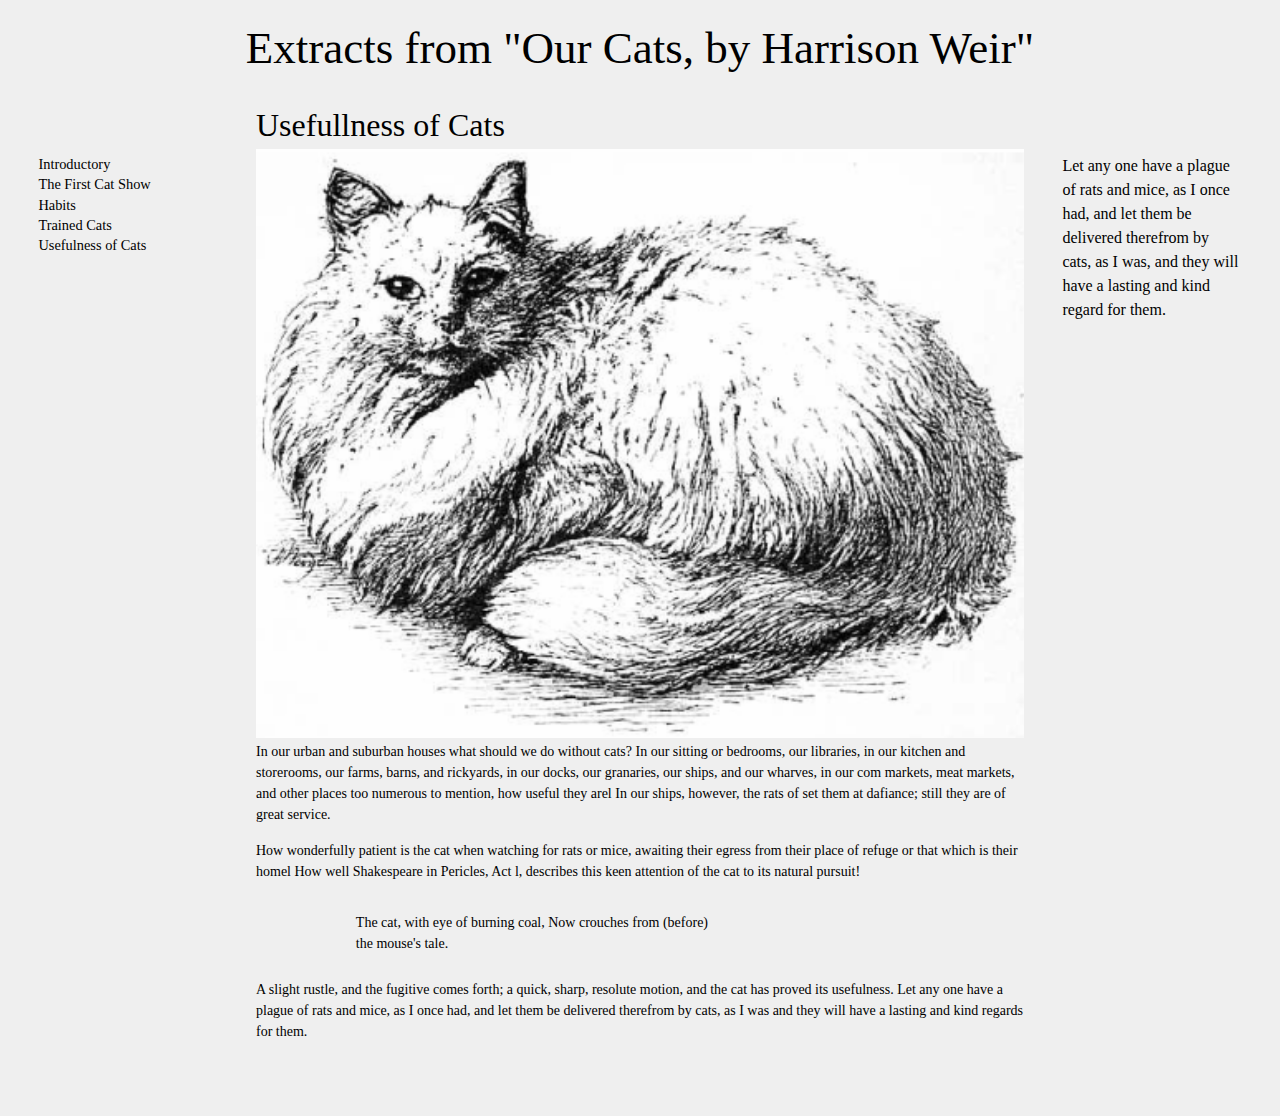
<file: assignment-level-1/index.html>
<!DOCTYPE html>
<html lang="en">
<head>
    <meta charset="UTF-8">
    <meta name="viewport" content="width=device-width, initial-scale=1.0">
    <title>assignment-1</title>
    <link rel="stylesheet" href="assets/styles/main.css">
</head>
<body>
    <header>
        <h1>Extracts from "Our Cats, by Harrison Weir"</h1>
    </header>
    <main class="clearfix">
        <nav class="col">
            <ul>
                <li><a href="#">Introductory</a></li>
                <li><a href="#">The First Cat Show</a></li>
                <li><a href="#">Habits</a></li>
                <li><a href="#">Trained Cats</a></li>
                <li><a href="#">Usefulness of Cats</a></li>
            </ul>
        </nav>
        <article class="col col2">
            <h2>Usefullness of Cats</h2>
            <img src="assets/images/ex-1.png" alt="cat" width="100%">
            <p>In our urban and suburban houses what should we do without cats? In our sitting or bedrooms, our libraries, in our kitchen and storerooms, our farms, barns, and rickyards, in our docks, our granaries, our ships, and our wharves, in our com markets, meat markets, and other places too numerous to mention, how useful they arel In our ships, however, the rats of set them at dafiance; still they are of great service.</p>
            <p>How wonderfully patient is the cat when watching for rats or mice, awaiting their egress from their place of refuge or that which is their homel How well Shakespeare in Pericles, Act l, describes this keen attention of the cat to its natural pursuit!</p>
            <p class="indent">The cat, with eye of burning coal, Now crouches from (before)<br> the mouse's tale.</p>
            <p>A slight rustle, and the fugitive comes forth; a quick, sharp, resolute motion, and the cat has proved its usefulness. Let any one have a plague of rats and mice, as I once had, and let them be delivered therefrom by cats, as I was and they will have a lasting and kind regards for them.</p>

        </article>
        <aside class="col col3">
            <h3>
                Let any one have a plague of rats and mice, as I once had, and let them be delivered therefrom by cats, as I was, and they will have a lasting and kind regard for them.
            </h3>
        </aside>

    </main>
    <footer></footer>
    
</body>
</html>
</file>
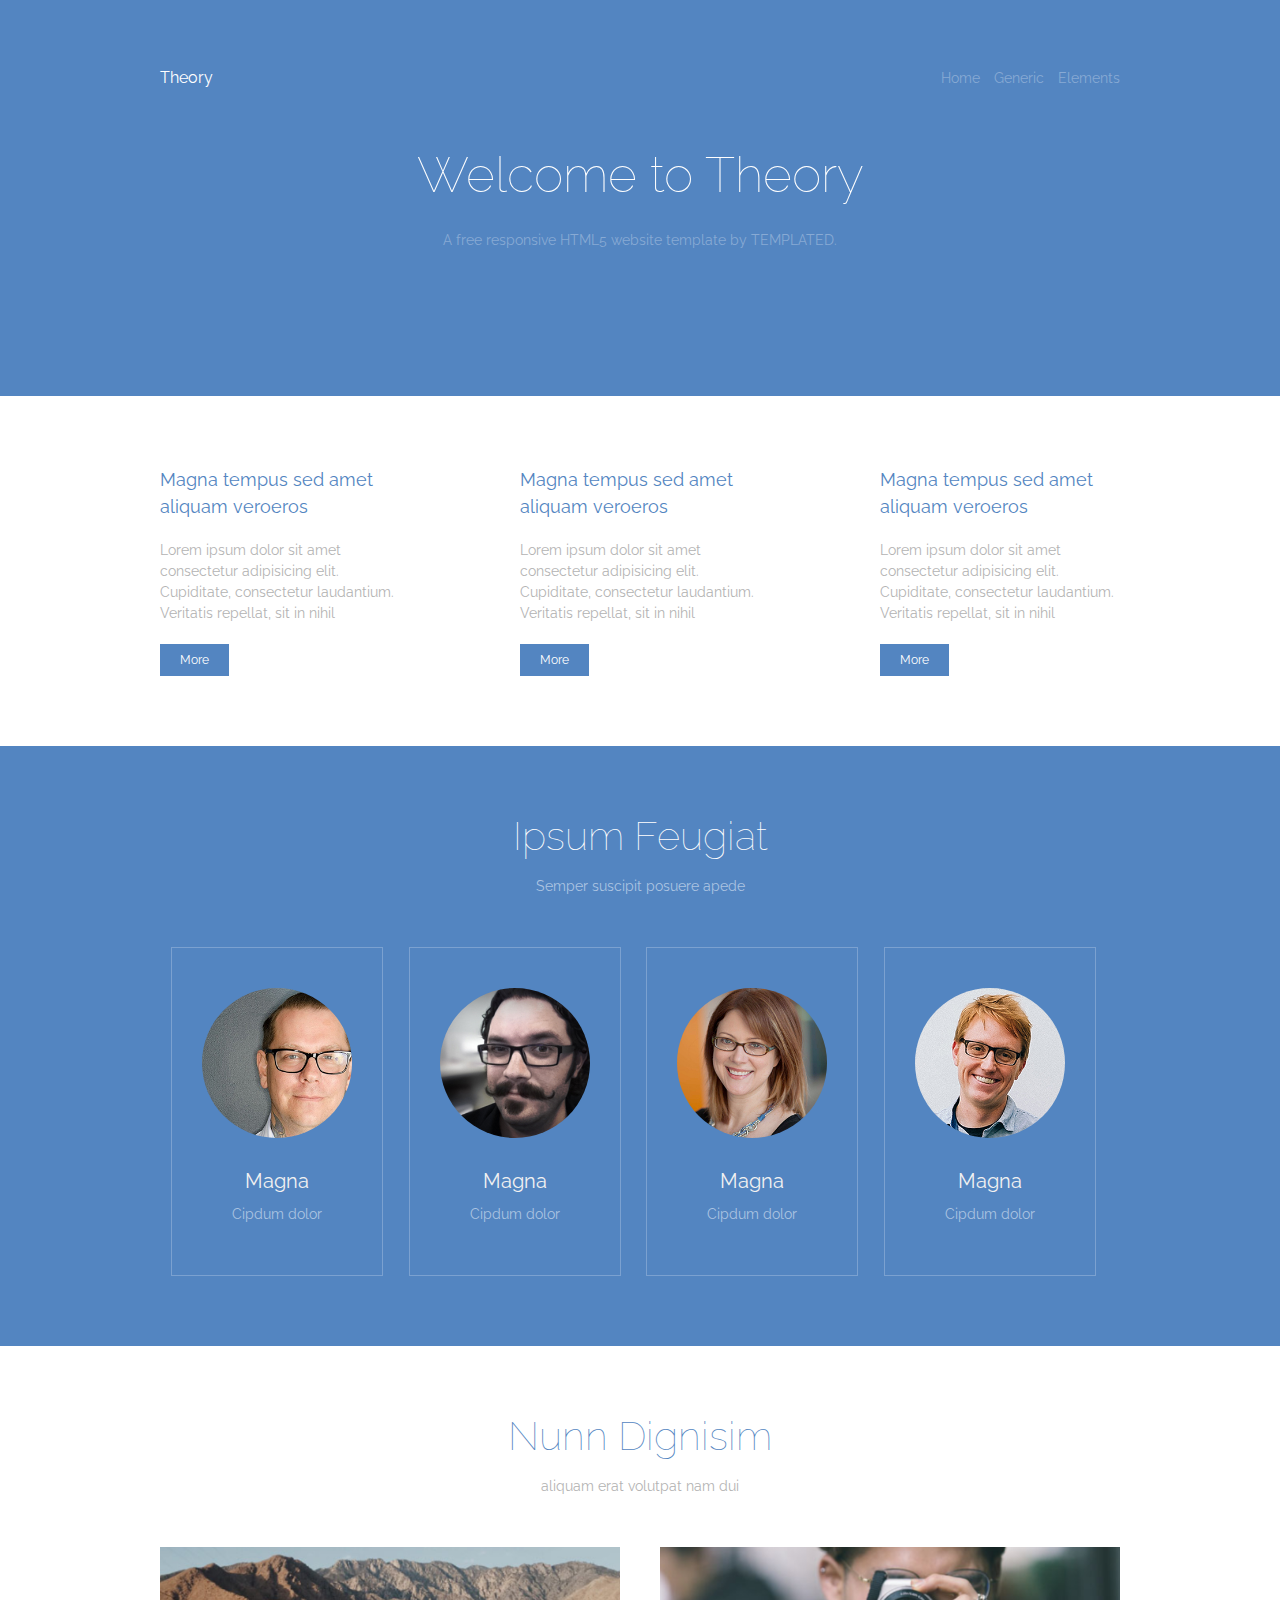
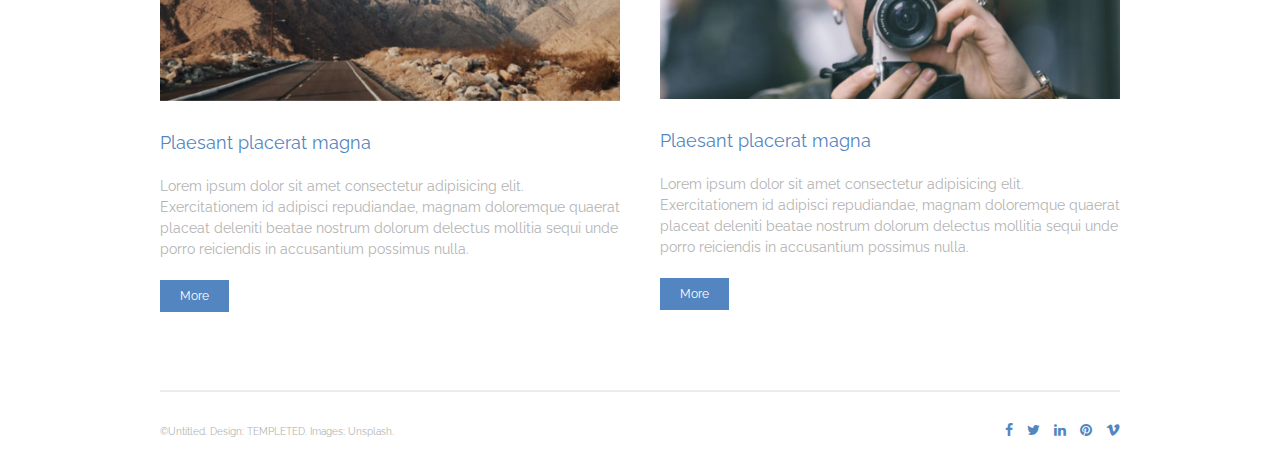
<file: assignment-level-3/index.html>
<!DOCTYPE html>
<html lang="en">
<head>
    <meta charset="UTF-8">
    <meta name="viewport" content="width=device-width, initial-scale=1.0">
    <title>assignment level 3</title>
    <link rel="stylesheet" href="assets/styles/main.css">
    <link href="https://fonts.googleapis.com/css2?family=Raleway:wght@100;200;300;400;500&display=swap" rel="stylesheet">
    <link rel="stylesheet" href="https://cdnjs.cloudflare.com/ajax/libs/font-awesome/4.7.0/css/font-awesome.min.css">
</head>
<body>
    <header>
        <section class="container clearfix">
            <a class="logo" href="index.html">
             Theory
            </a>
            <ul>
                <li>
                    <a href="#">Home</a>                  
                </li>
                <li>
                    <a href="#">Generic</a>
                </li>
                <li>
                    <a href="#">Elements</a>
                </li>
            </ul>
            <h1>
             Welcome to Theory
            </h1>
            <p>
                A free responsive HTML5 website template by TEMPLATED.
            </p>            
        </section>
    </header>
    <main>
        <article class="article container clearfix ">
            <section class="col col0">
                <h3>Magna tempus sed amet aliquam veroeros</h3>
                <p>Lorem ipsum dolor sit amet consectetur adipisicing elit. Cupiditate, consectetur laudantium. Veritatis repellat, sit in nihil</p>
                <a href="#">More</a>
            </section>
            <section class="col col1">
                <h3>Magna tempus sed amet aliquam veroeros</h3>
                <p>Lorem ipsum dolor sit amet consectetur adipisicing elit. Cupiditate, consectetur laudantium. Veritatis repellat, sit in nihil</p>
                <a href="#">More</a>
            </section> 
            <section class="col col2">
                <h3>Magna tempus sed amet aliquam veroeros</h3>
                <p>Lorem ipsum dolor sit amet consectetur adipisicing elit. Cupiditate, consectetur laudantium. Veritatis repellat, sit in nihil </p>
                <a href="#">More</a>
            </section>
        </article>
        <section class="section2">
            <section class="container">
                <h2>Ipsum Feugiat</h2>
                <p>Semper suscipit posuere apede</p>
                <div class="profile">
                    <img src="assets/images/speakers/aaron-irizarry.jpg" alt="aaron" width="150px">
                    <h3>Magna</h3>
                    <p>Cipdum dolor</p>
                </div>
                <div class="profile">
                    <img src="assets/images/speakers/bermon-painter.jpg" alt="aaron" width="150px">
                    <h3>Magna</h3>
                    <p class="image-para">Cipdum dolor</p>
                </div>
                <div class="profile">
                    <img src="assets/images/speakers/carolyn-chandler.jpg" alt="aaron" width="150px">
                    <h3>Magna</h3>
                    <p>Cipdum dolor</p>
                </div>
                <div class="profile">
                    <img src="assets/images/speakers/darby-frey.jpg" alt="aaron" width="150px">
                    <h3>Magna</h3>
                    <p>Cipdum dolor</p>
                </div>
            </section>
        </section>
        <article class="container clearfix">
            <h2 class="section3h">Nunn Dignisim</h2>
            <p class="section3p">aliquam erat volutpat nam dui</p>
            <section class="left">
                <img src="assets/images/1.png" alt="1" width="100%">
                <h3>Plaesant placerat magna</h3>
                <p>Lorem ipsum dolor sit amet consectetur adipisicing elit. Exercitationem id adipisci repudiandae, magnam doloremque quaerat placeat deleniti beatae nostrum dolorum delectus mollitia sequi unde porro reiciendis in accusantium possimus nulla.</p>
                <a href="#">More</a>
            </section>
            <section class="right">
                <img src="assets/images/2.png" alt="2" width="100%" height="176.5px">
                <h3>Plaesant placerat magna</h3>
                <p>Lorem ipsum dolor sit amet consectetur adipisicing elit. Exercitationem id adipisci repudiandae, magnam doloremque quaerat placeat deleniti beatae nostrum dolorum delectus mollitia sequi unde porro reiciendis in accusantium possimus nulla.</p>
                <a href="#">More</a>
            </section>
        </article>
        <footer class="container container1 clearfix">
            <hr>
            <small>
                &copy;Untitled. Design: TEMPLETED. Images: Unsplash.
            </small>
            <ul>
                <li>
                    <a href="#">
                        <i class="fa fa-facebook"></i>
                    </a>                  
                </li>
                <li>
                    <a href="#">
                        <i class="fa fa-twitter"></i>
                    </a>
                </li>
                <li>
                    <a href="#">
                        <i class="fa fa-linkedin"></i>
                    </a>
                </li>
                <li>
                    <a href="#">
                        <i class="fa fa-pinterest"></i>
                    </a>
                </li>
                <li>
                    <a href="#">
                        <i class="fa fa-vimeo"></i>
                    </a>
                </li>
            </ul>
        </footer>    
    </main>
</body>
</html>
</file>
<file: assignment-level-1/assets/styles/main.css>
/* http://meyerweb.com/eric/tools/css/reset/ 
   v2.0 | 20110126
   License: none (public domain)
*/

html, body, div, span, applet, object, iframe,
h1, h2, h3, h4, h5, h6, p, blockquote, pre,
a, abbr, acronym, address, big, cite, code,
del, dfn, em, img, ins, kbd, q, s, samp,
small, strike, strong, sub, sup, tt, var,
b, u, i, center,
dl, dt, dd, ol, ul, li,
fieldset, form, label, legend,
table, caption, tbody, tfoot, thead, tr, th, td,
article, aside, canvas, details, embed, 
figure, figcaption, footer, header, hgroup, 
menu, nav, output, ruby, section, summary,
time, mark, audio, video {
     margin: 0;
     padding: 0;
     border: 0;
     font-size: 100%;
     font: inherit;
     vertical-align: baseline;
}
/* HTML5 display-role reset for older browsers */
article, aside, details, figcaption, figure, 
footer, header, hgroup, menu, nav, section {
     display: block;
}
body {
     line-height: 1;
}
ol, ul {
     list-style: none;
}
blockquote, q {
     quotes: none;
}
blockquote:before, blockquote:after,
q:before, q:after {
     content: '';
     content: none;
}
table {
     border-collapse: collapse;
     border-spacing: 0;
}

/* global */
*,
*::before,
*::after {
    box-sizing: border-box;
}
.inline-block {
    display: inline-block;
}

.clearfix:before, .clearfix:after {
    content: "";
    display: table;
  }
.clearfix:after {
    clear: both;
  }
body {
    background-color: #EFEFEF ;
    font-family: Georgia, 'Times New Roman', Times, serif
}

/* header */

h1 {
  text-align: center;  
  font-size: 45px;
  padding: 1.5% 0;
  padding-top: 2%;
}

/* main */
.container {
  max-width:77% ;
  margin: 0 auto;
  background-color: white;
}
.col {
    float: left;
    width: 20%;
    padding: 5% 3%;
}
a {
    display: inline-block;
    text-decoration: none;
    color: black;
    padding: 3px 0;
    font-size: 0.9em ;
}
.col2 {
    width: 60%;
    padding: 1.5% 0;
}
h2 {
    font-size:2em ;
    padding-bottom: 1%;
}
p {
    padding-bottom: 15px;
    font-size: 14px;
    line-height: 1.5;   
}
.indent {
    padding:25px 0 ;
    padding-top:15px ;
    padding-left : 13%;
}
h3 {
    line-height: 1.5;
}
/* footer */
footer {
    height: 40px;
}
</file>
<file: assignment-level-3/assets/styles/main.css>
/* http://meyerweb.com/eric/tools/css/reset/ 
   v2.0 | 20110126
   License: none (public domain)
*/

html, body, div, span, applet, object, iframe,
h1, h2, h3, h1, h5, h6, p, blockquote, pre,
a, abbr, acronym, address, big, cite, code,
del, dfn, em, img, ins, kbd, q, s, samp,
small, strike, strong, sub, sup, tt, var,
b, u, i, center,
dl, dt, dd, ol, ul, li,
fieldset, form, label, legend,
table, caption, tbody, tfoot, thead, tr, th, td,
article, aside, canvas, details, embed, 
figure, figcaption, footer, header, hgroup, 
menu, nav, output, ruby, section, summary,
time, mark, audio, video {
     margin: 0;
     padding: 0;
     border: 0;
     font-size: 100%;
     font: inherit;
     vertical-align: baseline;
}
a {
    text-decoration: none;
}
/* HTML5 display-role reset for older browsers */
article, aside, details, figcaption, figure, 
footer, header, hgroup, menu, nav, section {
     display: block;
}
body {
     line-height: 1;
}
ol, ul {
     list-style: none;
}
blockquote, q {
     quotes: none;
}
blockquote:before, blockquote:after,
q:before, q:after {
     content: '';
     content: none;
}
table {
     border-collapse: collapse;
     border-spacing: 0;
}
/* global */
*,
*::before,
*::after {
    box-sizing: border-box;
}
.inline-block {
    display: inline-block;
}

.clearfix:before, .clearfix:after {
    content: "";
    display: table;
  }
.clearfix:after {
    clear: both;
  }
  body {
    font-family: 'Raleway', sans-serif;  }
    .container {
        max-width: 75%;
        margin: 0 auto;
        padding: 70px 0;
    }
    ul {
        float: right;
    }
    li {
        display: inline-block;
        padding-left: 10px;
        }
   li a {
      color: #88AAD4;
      font-size: 14px;
    }
    h3 {
        color: #5385C1;
        padding-bottom: 20px;
        font-size: 18px;
        line-height: 1.5;
    }
    p {
        color: #B3B3B3;
        font-size: 14px;
        padding-bottom: 20px;
        line-height: 1.5;
    }
    h2 {
        text-align: center;
        font-size: 40px;
        font-weight: 100 ;
        padding-bottom: 20px;
        color: white;
    }

  /* header */
  header {
      background-color: #5385C1 ;
  }
 
  .logo {
      float: left;
      color: white;
  }

  h1 {
        text-align: center;
        padding : 80px 0 30px 0;
        color: white;
        font-size: 50px;
        font-weight: 100 ;       
     }
header p {
      color: #88AAD4;
      text-align: center;
      font-size: 14px;
      padding-bottom: 75px;
    }
    /* main article */
    .col {
        width: calc(100%/3);
        float: left;
        padding:0 80px;        
    }
    .col0 {
        padding-left: 0;
    }
    .col1 {
        padding: 0 40px;
    }
    
    .col2 {
        
        padding-right: 0;
    }
  
    article a { 
        display: inline-block;
        color: white;
        font-size: 12px;
        padding: 10px 20px;
        background-color:  #5385C1 ;
        
    }
    /* main second section */
    .section2 {
        background-color:#5385C1 ;
    }
   
    .section2 p{
        text-align: center;
        color: rgb(172,196,225);
        text-align: center;
        font-size: 14px;   
        padding-bottom: 50px;    
    }

    .profile {
        display: inline-block;
        padding: 40px 30px 0 30px;
        border: 1px solid rgb(123,161,208);
        margin: 0 10.9px;
    }

    .profile img {
        border-radius: 50%;
    }
    div h3 {
        text-align: center;
        color: rgb(241, 241, 241);
        padding: 25px 0 8px 0;
        font-size: 20px;
    }
    
    /* main 3rd section */
    .section3h{
        color: #5385C1;
    }
    .section3p {
        text-align: center;
        font-size: 14px;
        padding-bottom: 50px;
    }
    article img {
        padding-bottom: 25px;
    }
    .left {
        float: left;
        width: 50%;
        padding-right: 20px;
    }
    .right {
        float: right;
        width: 50%;
        padding-left: 20px;
    }
    
    /* footer */
    hr {
        border:#b3b3b344 0.5px solid;
        margin-bottom: 30px;
    }
    small {
        position: left;
        font-size: 10px;
        color: #B3B3B3;
    }
    footer a {
        color:#5385C1 ;
    }
    .container1 {   
        padding: 0 0 20px 0;   
    }
</file>
